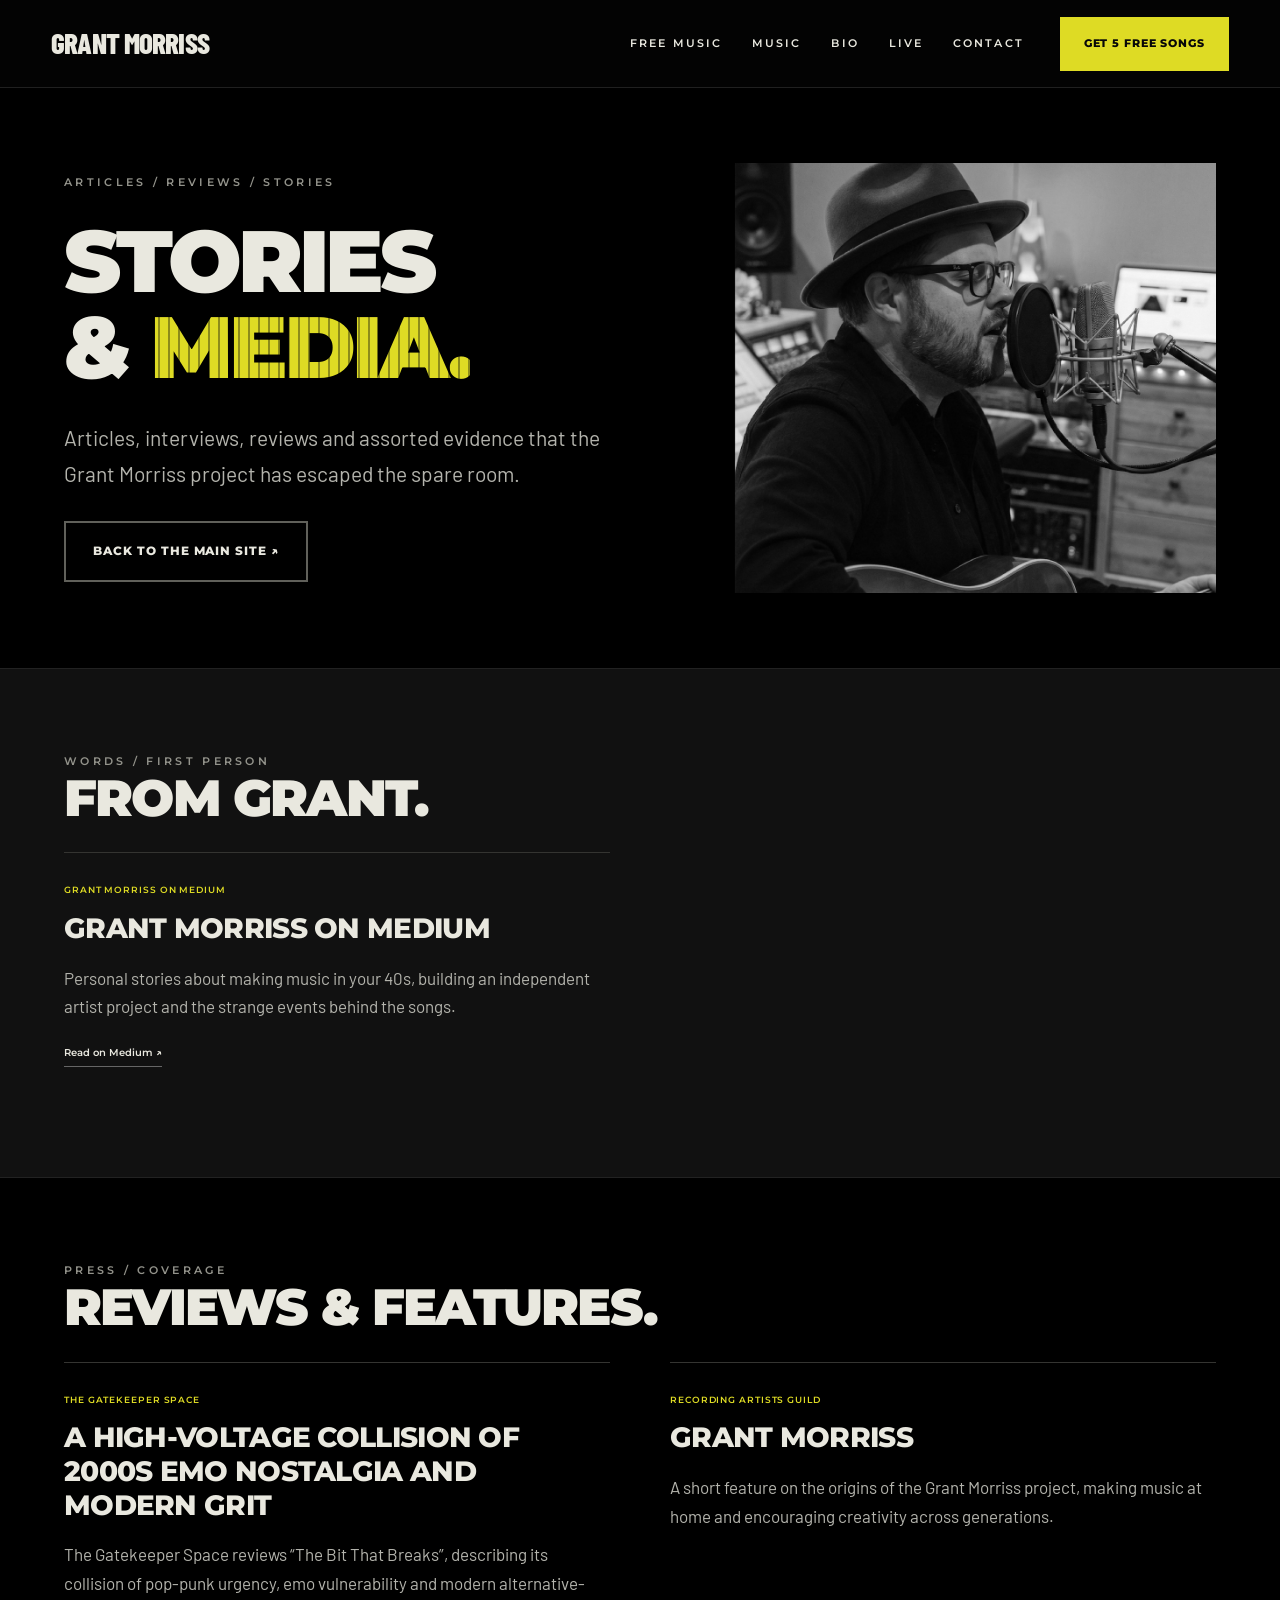
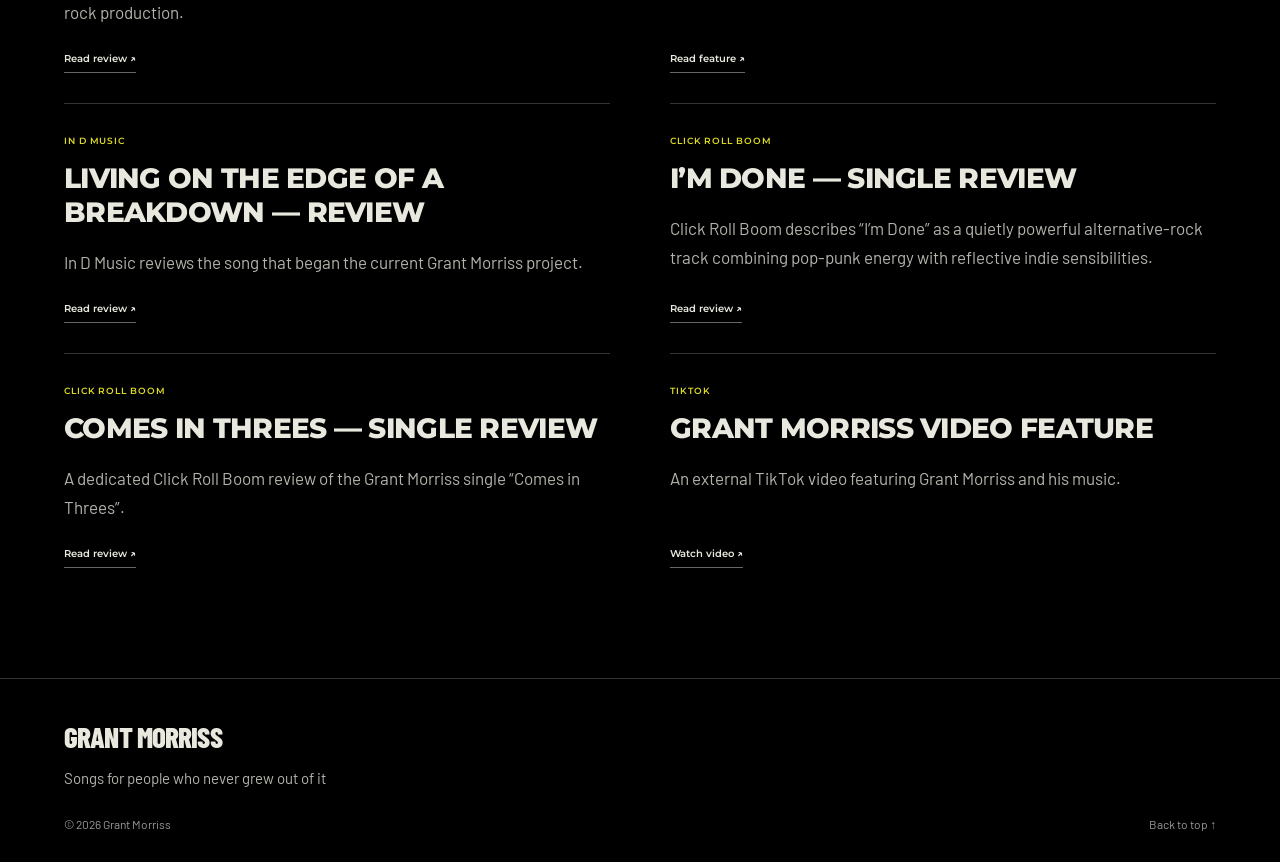
<file: stories-media/index.html>
<!doctype html>
<html lang="en">
<head>
  <meta charset="utf-8">
  <meta name="viewport" content="width=device-width, initial-scale=1">
  <meta name="theme-color" content="#111111">
  <meta name="description" content="Stories, articles, reviews and external media for Grant Morriss.">
  <title>Stories &amp; Media — Grant Morriss</title>
  <link rel="preconnect" href="https://fonts.googleapis.com">
  <link rel="preconnect" href="https://fonts.gstatic.com" crossorigin>
  <link href="https://fonts.googleapis.com/css2?family=Barlow+Condensed:wght@700;800;900&family=Montserrat:wght@600;700;800;900&family=Barlow:wght@400;500;600&display=swap" rel="stylesheet">
  <link rel="stylesheet" href="../home.css?v=2026111202">
</head>
<body class="media-page">
  <header class="topbar">
<a class="logo" href="../index.html#top">GRANT MORRISS<span>✦</span></a>
<nav aria-label="Main navigation"><a href="../index.html#join-the-list">Free music</a><a href="../index.html#releases">Music</a><a href="../index.html#about">Bio</a><a href="../index.html#live">Live</a><a href="../index.html#connect">Contact</a></nav>
<a class="header-cta" href="https://newmusic2027.kit.com/f4b998fed6" target="_blank" rel="noopener noreferrer">Get 5 free songs</a>
</header>

  <main id="top">
    <section class="media-hero" aria-labelledby="media-title">
      <div class="media-hero-copy"><p class="eyebrow">ARTICLES / REVIEWS / STORIES</p>
      <h1 id="media-title">Stories<br>&amp; <span>media.</span></h1>
      <p class="media-intro">Articles, interviews, reviews and assorted evidence that the Grant Morriss project has escaped the spare room.</p>
      <a class="button button-outline" href="../index.html">Back to the main site ↗</a></div>
      <img src="../assets/writing.jpg" alt="Grant Morriss writing and recording with an acoustic guitar" width="600" height="750">
    </section>

    <section class="section media-section media-section--grant" aria-labelledby="from-grant-title">
      <div class="media-section-head">
        <span class="eyebrow">WORDS / FIRST PERSON</span>
        <h2 id="from-grant-title">FROM GRANT.</h2>
      </div>
      <div class="stories-directory">
        <a class="media-card" href="https://medium.com/@grantmorrissmusic" target="_blank" rel="noopener noreferrer">
          <span class="media-kicker">Grant Morriss on Medium</span>
          <strong>Grant Morriss on Medium</strong>
          <p>Personal stories about making music in your 40s, building an independent artist project and the strange events behind the songs.</p>
          <em>Read on Medium <b>↗</b></em>
        </a>
      </div>
    </section>

    <section class="section media-section media-section--reviews" aria-labelledby="reviews-title">
      <div class="media-section-head">
        <span class="eyebrow">PRESS / COVERAGE</span>
        <h2 id="reviews-title">REVIEWS &amp; FEATURES.</h2>
      </div>
      <div class="stories-directory">
        <a class="media-card" href="https://thegatekeeperspace.com/a-high-voltage-collision-of-2000s-emo-nostalgia-and-modern-grit/" target="_blank" rel="noopener noreferrer">
          <span class="media-kicker">The Gatekeeper Space</span>
          <strong>A High-Voltage Collision of 2000s Emo Nostalgia and Modern Grit</strong>
          <p>The Gatekeeper Space reviews “The Bit That Breaks”, describing its collision of pop-punk urgency, emo vulnerability and modern alternative-rock production.</p>
          <em>Read review <b>↗</b></em>
        </a>
        <a class="media-card" href="https://www.ragtalent.com/post/grant-morriss" target="_blank" rel="noopener noreferrer">
          <span class="media-kicker">Recording Artists Guild</span>
          <strong>Grant Morriss</strong>
          <p>A short feature on the origins of the Grant Morriss project, making music at home and encouraging creativity across generations.</p>
          <em>Read feature <b>↗</b></em>
        </a>
        <a class="media-card" href="https://indmusic.net/blog/publicaciones/2346064/grant-morriss-living-on-the-edge-of-a-breakdown-2025-review" target="_blank" rel="noopener noreferrer">
          <span class="media-kicker">In D Music</span>
          <strong>Living on the Edge of a Breakdown — Review</strong>
          <p>In D Music reviews the song that began the current Grant Morriss project.</p>
          <em>Read review <b>↗</b></em>
        </a>
        <a class="media-card" href="https://www.clickrollboom.co.uk/news/l7cy9z52uqdx60p30zn5926v1obkjl" target="_blank" rel="noopener noreferrer">
          <span class="media-kicker">Click Roll Boom</span>
          <strong>I’m Done — Single Review</strong>
          <p>Click Roll Boom describes “I’m Done” as a quietly powerful alternative-rock track combining pop-punk energy with reflective indie sensibilities.</p>
          <em>Read review <b>↗</b></em>
        </a>
        <a class="media-card" href="https://www.clickrollboom.co.uk/news/single-review-grant-morriss-comes-in-threes" target="_blank" rel="noopener noreferrer">
          <span class="media-kicker">Click Roll Boom</span>
          <strong>Comes in Threes — Single Review</strong>
          <p>A dedicated Click Roll Boom review of the Grant Morriss single “Comes in Threes”.</p>
          <em>Read review <b>↗</b></em>
        </a>
        <a class="media-card" href="https://www.tiktok.com/@/video/7610959269281664263?_r=1&amp;_d=secCgYIASAHKAESPgo8IppLlxLaoStyHB19bYvqUUGxMpYXCoDHajF4r%2FnjhSIzIgYFpMfIXsgrRtVwTEc37kNiv7P%2BlR2TqvzXGgA%3D&amp;u_code=df5f2c8gf2hc4e&amp;share_item_id=7610959269281664263&amp;timestamp=1772079692&amp;utm_campaign=client_share&amp;utm_source=short_fallback&amp;share_app_id=1233" target="_blank" rel="noopener noreferrer">
          <span class="media-kicker">TikTok</span>
          <strong>Grant Morriss Video Feature</strong>
          <p>An external TikTok video featuring Grant Morriss and his music.</p>
          <em>Watch video <b>↗</b></em>
        </a>
      </div>
    </section>
  </main>

  <footer><a class="logo" href="../index.html#top">GRANT MORRISS<span>✦</span></a><p>Songs for people who never grew out of it</p><div class="footer-bottom"><span>© <b id="year">2026</b> Grant Morriss</span><a href="#top">Back to top ↑</a></div></footer>
  <script src="../script.js"></script>
</body>
</html>
</file>
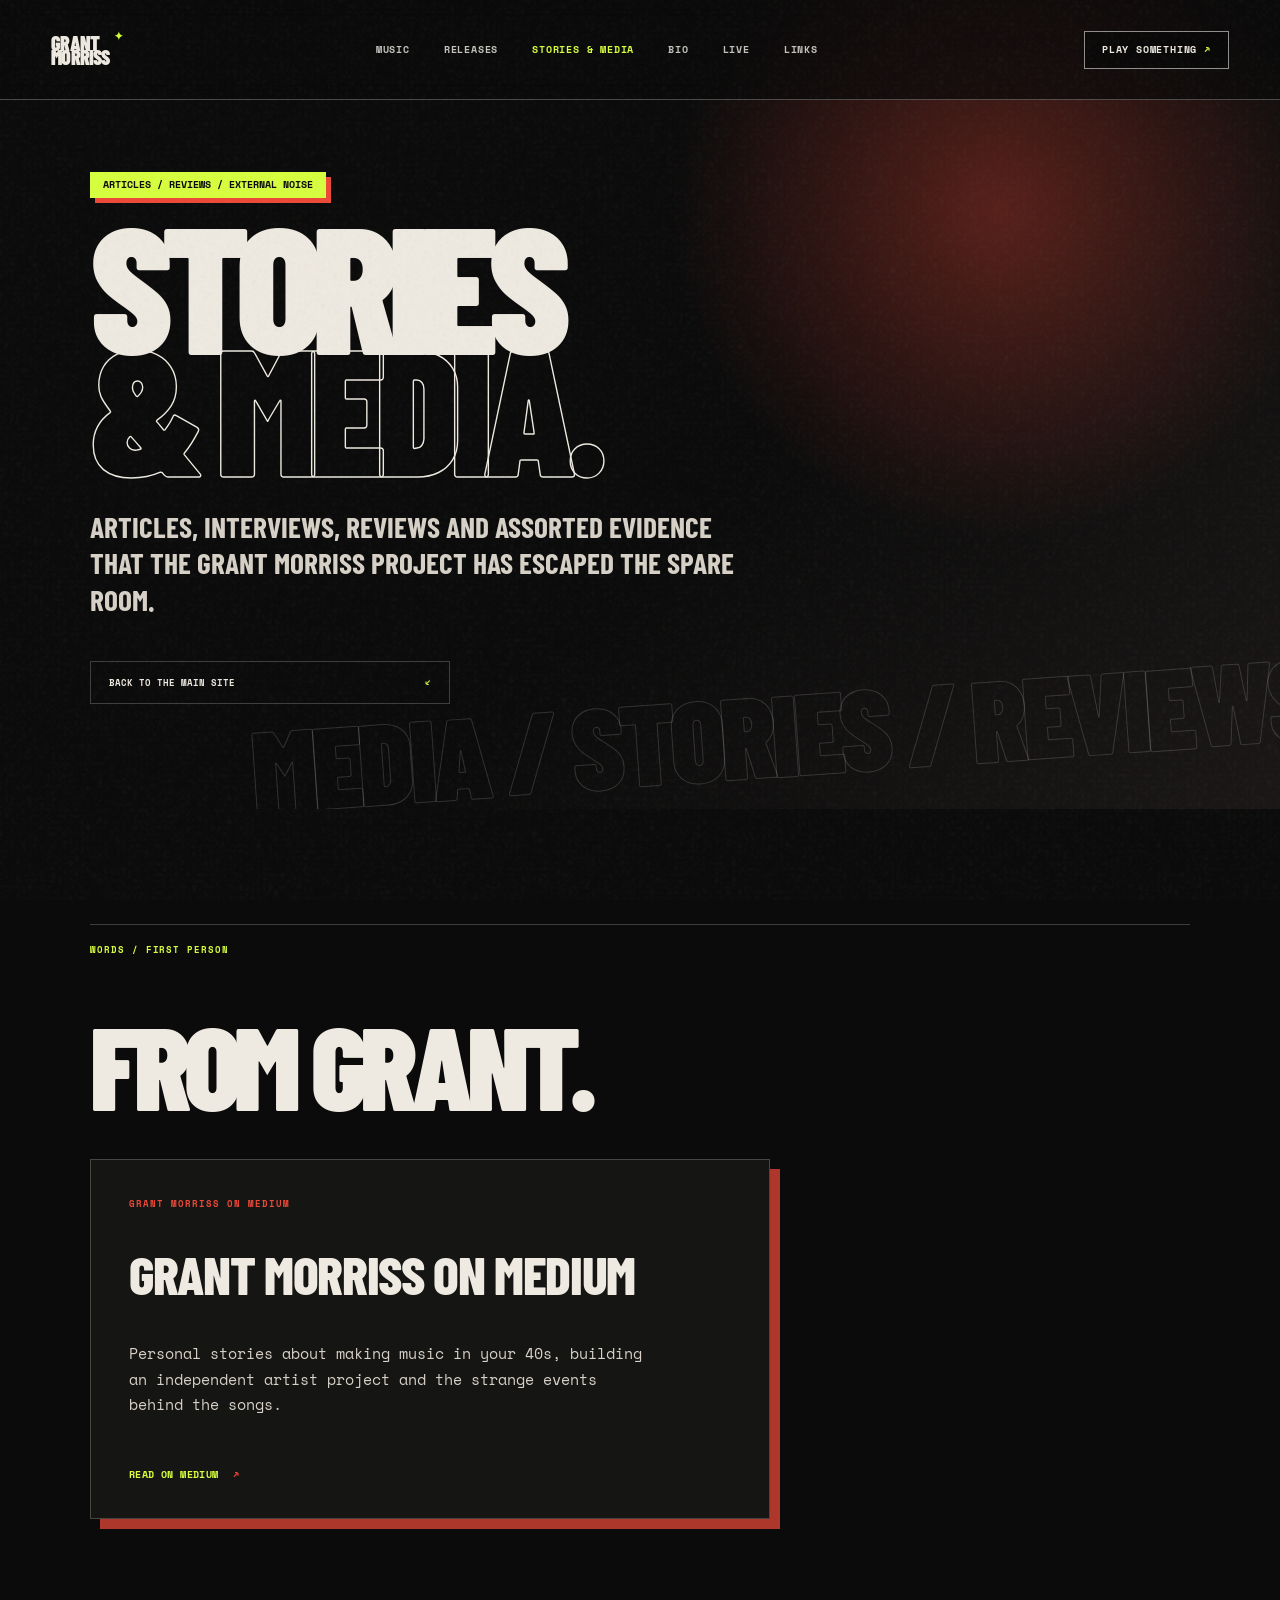
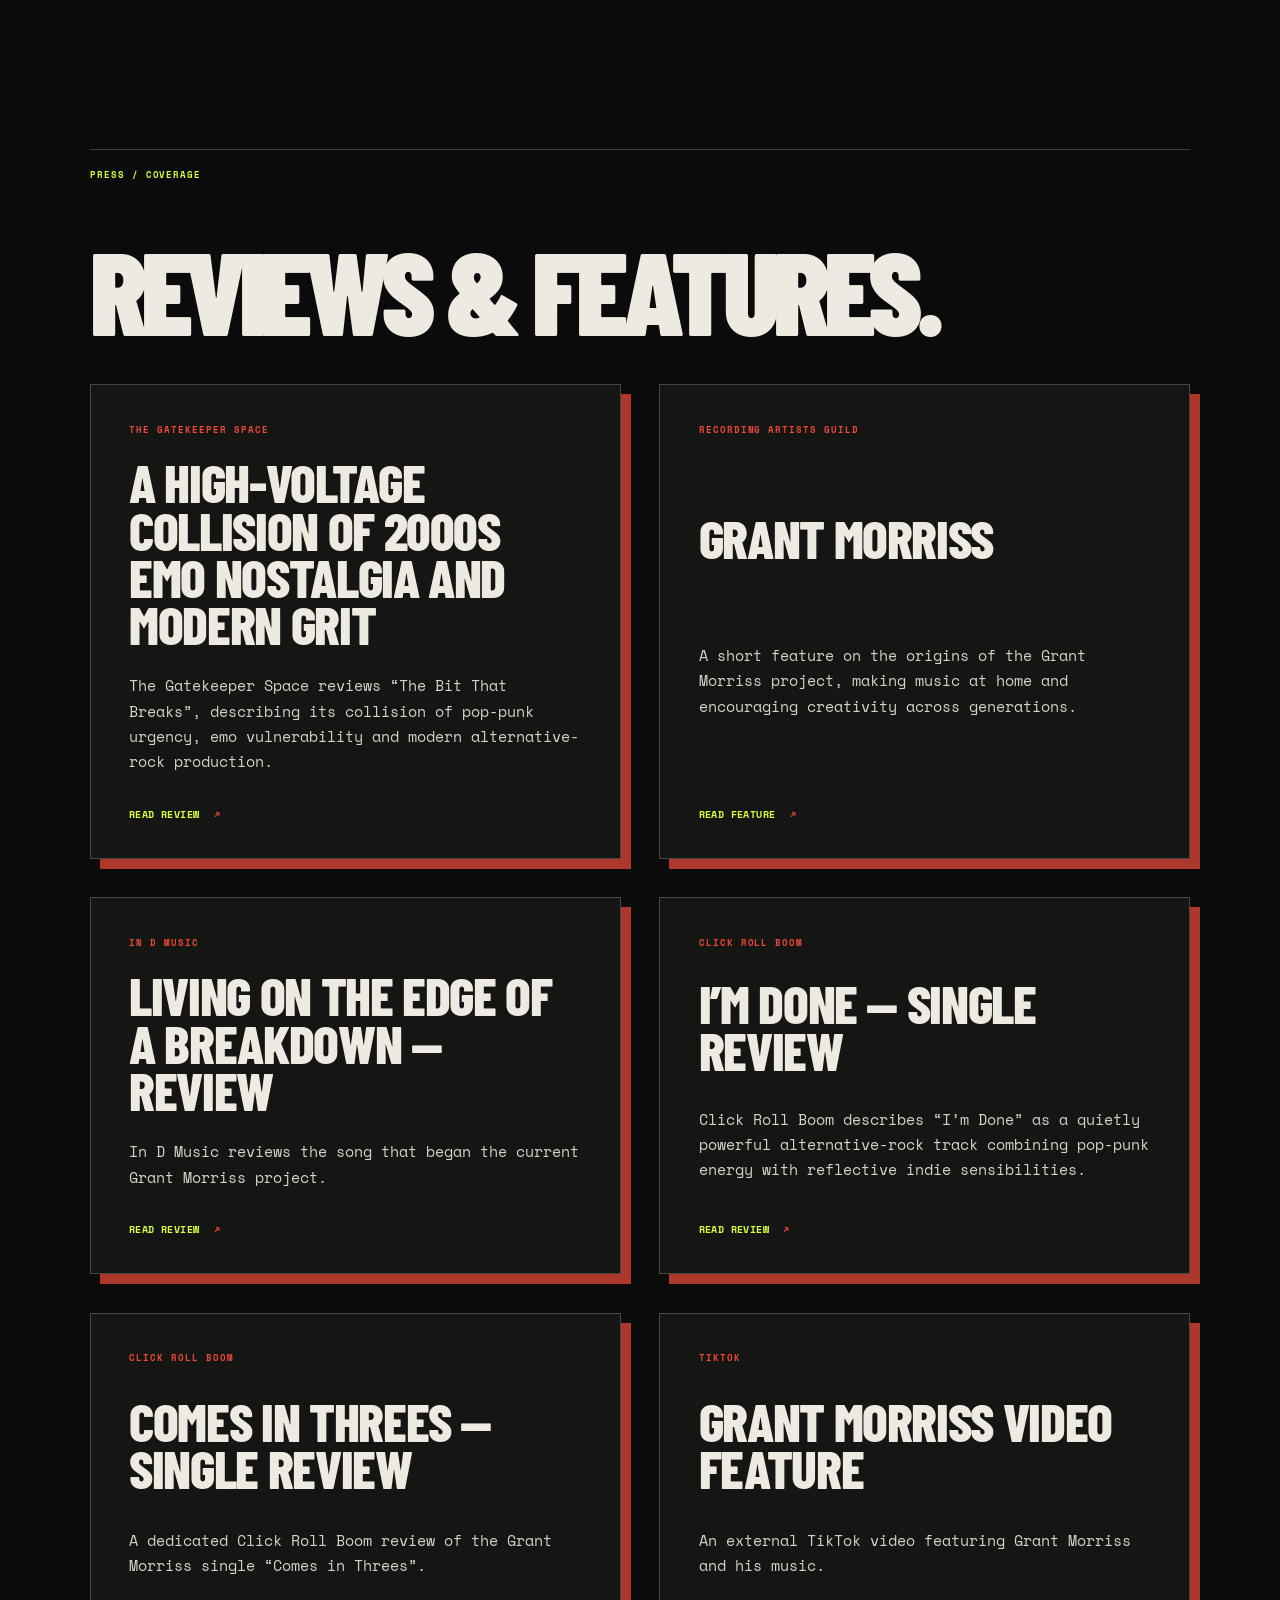
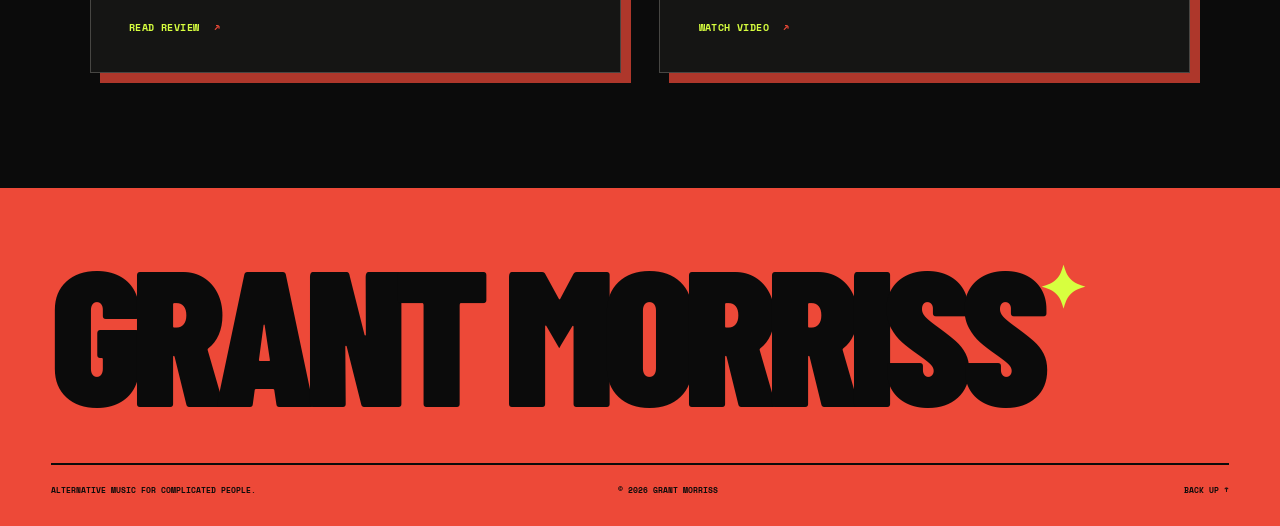
<file: grant-morriss-site 11/stories-media/index.html>
<!doctype html>
<html lang="en">
<head>
  <meta charset="utf-8">
  <meta name="viewport" content="width=device-width, initial-scale=1">
  <meta name="theme-color" content="#0b0b0b">
  <meta name="description" content="Stories, articles, reviews and external media for Grant Morriss.">
  <title>Stories &amp; Media — Grant Morriss</title>
  <link rel="preconnect" href="https://fonts.googleapis.com">
  <link rel="preconnect" href="https://fonts.gstatic.com" crossorigin>
  <link href="https://fonts.googleapis.com/css2?family=Barlow+Condensed:ital,wght@0,600;0,700;0,800;0,900;1,700&family=Space+Mono:wght@400;700&display=swap" rel="stylesheet">
  <link rel="stylesheet" href="../styles.css">
  <style>
    .media-page{background:#0b0b0b!important;color:#eeeae1!important}.media-hero{min-height:720px!important;padding:170px clamp(20px,7vw,108px) 105px!important;background:radial-gradient(circle at 78% 26%,rgba(237,73,56,.34),transparent 28%),linear-gradient(135deg,#0b0b0b 0%,#0b0b0b 58%,#1a1716 100%)!important;position:relative!important;overflow:hidden!important}.media-hero h1{font:900 clamp(88px,14vw,220px)/.68 'Barlow Condensed',Impact,sans-serif!important;letter-spacing:-.065em!important;text-transform:uppercase!important;margin:0!important}.media-hero h1 span{color:transparent!important;-webkit-text-stroke:1.4px #eeeae1!important}.media-intro{max-width:650px!important;font:700 clamp(22px,2.3vw,34px)/1.25 'Barlow Condensed',Impact,sans-serif!important;text-transform:uppercase!important;color:#d7d1c7!important;margin:42px 0 0!important}.media-section{background:#0b0b0b!important;color:#eeeae1!important;padding:clamp(78px,9vw,128px) clamp(20px,7vw,108px)!important}.media-section-head{display:grid!important;grid-template-columns:1fr minmax(260px,430px)!important;gap:30px!important;align-items:end!important;border-top:1px solid rgba(238,234,225,.23)!important;padding-top:20px!important}.media-section-head .section-no{color:#d7ff3f!important}.media-section-head h2{grid-column:1/-1!important;font:900 clamp(74px,9.2vw,150px)/.72 'Barlow Condensed',Impact,sans-serif!important;letter-spacing:-.06em!important;text-transform:uppercase!important;margin:38px 0 0!important}.media-card-grid{display:grid!important;grid-template-columns:repeat(2,minmax(0,1fr))!important;gap:clamp(22px,3vw,42px)!important;margin-top:52px!important}.media-card-grid--single{grid-template-columns:minmax(320px,680px)!important}.media-card{min-height:360px!important;display:flex!important;flex-direction:column!important;justify-content:space-between!important;padding:clamp(26px,3vw,40px)!important;background:#151514!important;color:#eeeae1!important;border:1px solid rgba(238,234,225,.23)!important;box-shadow:10px 10px 0 rgba(237,73,56,.72)!important;text-decoration:none!important}.media-kicker{display:block!important;font:700 9px/1.4 'Space Mono',monospace!important;text-transform:uppercase!important;letter-spacing:.11em!important;color:#ed4938!important;margin-bottom:22px!important}.media-card strong{display:block!important;font:800 clamp(38px,4.2vw,64px)/.88 'Barlow Condensed',Impact,sans-serif!important;letter-spacing:-.025em!important;text-transform:uppercase!important}.media-card p{font:400 clamp(13px,1.15vw,16px)/1.72 'Space Mono',monospace!important;color:#d8d1c7!important;margin:26px 0 35px!important;max-width:58ch!important}.media-card em{font:700 10px/1 'Space Mono',monospace!important;text-transform:uppercase!important;font-style:normal!important;letter-spacing:.04em!important;color:#d7ff3f!important}.media-card b{color:#ed4938!important;margin-left:8px!important}.media-card:hover,.media-card:focus-visible{background:#d7ff3f!important;color:#0b0b0b!important;border-color:#d7ff3f!important;outline:none!important;transform:translateY(-4px) rotate(-.8deg)!important}.media-card:hover p,.media-card:focus-visible p,.media-card:hover em,.media-card:focus-visible em,.media-card:hover .media-kicker,.media-card:focus-visible .media-kicker{color:#0b0b0b!important}@media(max-width:850px){.media-section-head{display:block!important}.media-card-grid{grid-template-columns:repeat(2,minmax(0,1fr))!important}.media-hero h1{font-size:22vw!important}}@media(max-width:520px){.media-hero,.media-section{padding-left:18px!important;padding-right:18px!important}.media-section-head h2{font-size:22vw!important}.media-card-grid{grid-template-columns:1fr!important;gap:20px!important;margin-top:42px!important}.media-card{min-height:295px!important;padding:21px!important}.media-card strong{font-size:34px!important}.media-card p{font-size:10px!important}.media-hero{padding-top:135px!important;min-height:620px!important}.media-hero h1{font-size:23vw!important}.media-intro{font-size:22px!important}}
  </style>
</head>
<body class="media-page">
  <div class="grain" aria-hidden="true"></div>
  <header class="topbar media-topbar">
    <a class="logo" href="../index.html#top" aria-label="Grant Morriss home">GRANT<br>MORRISS<span>✦</span></a>
    <nav aria-label="Main navigation">
      <a href="../index.html#music">Music</a>
      <a href="../index.html#releases">Releases</a>
      <a href="./" aria-current="page">Stories &amp; Media</a>
      <a href="../index.html#about">Bio</a>
      <a href="../index.html#live">Live</a>
      <a href="../index.html#connect">Links</a>
    </nav>
    <a class="listen-pill" href="https://open.spotify.com/artist/0jOU5Z8DKWBgvrc47bTJU6" target="_blank" rel="noopener noreferrer">Play something <span>↗</span></a>
  </header>

  <main id="top">
    <section class="media-hero" aria-labelledby="media-title">
      <p class="sticker reveal">Articles / Reviews / External Noise</p>
      <h1 id="media-title" class="reveal">STORIES<br><span>&amp; MEDIA.</span></h1>
      <p class="media-intro reveal">Articles, interviews, reviews and assorted evidence that the Grant Morriss project has escaped the spare room.</p>
      <a class="media-back reveal" href="../index.html">Back to the main site <span>↙</span></a>
    </section>

    <section class="media-section media-section--grant" aria-labelledby="from-grant-title">
      <div class="media-section-head reveal">
        <span class="section-no">WORDS / FIRST PERSON</span>
        <h2 id="from-grant-title">FROM GRANT.</h2>
      </div>
      <div class="media-card-grid media-card-grid--single">
        <a class="media-card reveal" href="https://medium.com/@grantmorrissmusic" target="_blank" rel="noopener noreferrer">
          <span class="media-kicker">Grant Morriss on Medium</span>
          <strong>Grant Morriss on Medium</strong>
          <p>Personal stories about making music in your 40s, building an independent artist project and the strange events behind the songs.</p>
          <em>Read on Medium <b>↗</b></em>
        </a>
      </div>
    </section>

    <section class="media-section media-section--reviews" aria-labelledby="reviews-title">
      <div class="media-section-head reveal">
        <span class="section-no">PRESS / COVERAGE</span>
        <h2 id="reviews-title">REVIEWS &amp; FEATURES.</h2>
      </div>
      <div class="media-card-grid">
        <a class="media-card reveal" href="https://thegatekeeperspace.com/a-high-voltage-collision-of-2000s-emo-nostalgia-and-modern-grit/" target="_blank" rel="noopener noreferrer">
          <span class="media-kicker">The Gatekeeper Space</span>
          <strong>A High-Voltage Collision of 2000s Emo Nostalgia and Modern Grit</strong>
          <p>The Gatekeeper Space reviews “The Bit That Breaks”, describing its collision of pop-punk urgency, emo vulnerability and modern alternative-rock production.</p>
          <em>Read review <b>↗</b></em>
        </a>
        <a class="media-card reveal" href="https://www.ragtalent.com/post/grant-morriss" target="_blank" rel="noopener noreferrer">
          <span class="media-kicker">Recording Artists Guild</span>
          <strong>Grant Morriss</strong>
          <p>A short feature on the origins of the Grant Morriss project, making music at home and encouraging creativity across generations.</p>
          <em>Read feature <b>↗</b></em>
        </a>
        <a class="media-card reveal" href="https://indmusic.net/blog/publicaciones/2346064/grant-morriss-living-on-the-edge-of-a-breakdown-2025-review" target="_blank" rel="noopener noreferrer">
          <span class="media-kicker">In D Music</span>
          <strong>Living on the Edge of a Breakdown — Review</strong>
          <p>In D Music reviews the song that began the current Grant Morriss project.</p>
          <em>Read review <b>↗</b></em>
        </a>
        <a class="media-card reveal" href="https://www.clickrollboom.co.uk/news/l7cy9z52uqdx60p30zn5926v1obkjl" target="_blank" rel="noopener noreferrer">
          <span class="media-kicker">Click Roll Boom</span>
          <strong>I’m Done — Single Review</strong>
          <p>Click Roll Boom describes “I’m Done” as a quietly powerful alternative-rock track combining pop-punk energy with reflective indie sensibilities.</p>
          <em>Read review <b>↗</b></em>
        </a>
        <a class="media-card reveal" href="https://www.clickrollboom.co.uk/news/single-review-grant-morriss-comes-in-threes" target="_blank" rel="noopener noreferrer">
          <span class="media-kicker">Click Roll Boom</span>
          <strong>Comes in Threes — Single Review</strong>
          <p>A dedicated Click Roll Boom review of the Grant Morriss single “Comes in Threes”.</p>
          <em>Read review <b>↗</b></em>
        </a>
        <a class="media-card reveal" href="https://www.tiktok.com/@/video/7610959269281664263?_r=1&amp;_d=secCgYIASAHKAESPgo8IppLlxLaoStyHB19bYvqUUGxMpYXCoDHajF4r%2FnjhSIzIgYFpMfIXsgrRtVwTEc37kNiv7P%2BlR2TqvzXGgA%3D&amp;u_code=df5f2c8gf2hc4e&amp;share_item_id=7610959269281664263&amp;timestamp=1772079692&amp;utm_campaign=client_share&amp;utm_source=short_fallback&amp;share_app_id=1233" target="_blank" rel="noopener noreferrer">
          <span class="media-kicker">TikTok</span>
          <strong>Grant Morriss Video Feature</strong>
          <p>An external TikTok video featuring Grant Morriss and his music.</p>
          <em>Watch video <b>↗</b></em>
        </a>
      </div>
    </section>
  </main>

  <footer>
    <p class="footer-name">GRANT MORRISS<span>✦</span></p>
    <div class="footer-bottom"><span>Alternative music for complicated people.</span><span>© <b id="year"></b> Grant Morriss</span><a href="#top">Back up ↑</a></div>
  </footer>
  <script src="../script.js"></script>
</body>
</html>
</file>
<file: home.css>
:root{--bg:#111;--ink:#e9e8df;--muted:#b3b3ac;--accent:#dedb24;--line:#343431;--display:'Montserrat',Arial,sans-serif;--body:'Barlow',Arial,sans-serif}
*{box-sizing:border-box}html{scroll-behavior:smooth;scroll-padding-top:28px}body{margin:0;background:var(--bg);color:var(--ink);font-family:var(--body);-webkit-font-smoothing:antialiased}a{color:inherit;text-decoration:none}img{display:block;max-width:100%;object-fit:cover}a:focus-visible,summary:focus-visible{outline:2px solid var(--accent);outline-offset:6px}a:hover{color:var(--accent)}h1,h2,h3,p{margin-top:0}.topbar{min-height:88px;padding:14px 4%;display:flex;align-items:center;gap:36px;background:#030303;border-bottom:1px solid #202020}.logo{font:800 29px/.9 'Barlow Condensed',Impact,sans-serif;letter-spacing:-.03em;white-space:nowrap}.logo span{display:none}.topbar nav{margin-left:auto;display:flex;gap:30px}.topbar nav a{font:600 11px/1.5 var(--display);text-transform:uppercase;letter-spacing:.19em}.header-cta,.button{display:inline-flex;align-items:center;justify-content:center;background:var(--accent);color:#080808;padding:20px 27px;min-height:54px;font:800 12px/1.4 var(--display);letter-spacing:.08em;text-transform:uppercase;border:2px solid var(--accent);text-align:center}.header-cta:hover,.button:hover{background:var(--ink);border-color:var(--ink);color:#080808}.header-cta{font-size:11px;padding:17px 22px;white-space:nowrap}.button-outline{background:transparent;color:var(--ink);border-color:#60605a}.button-outline:hover{background:var(--ink);color:#080808}.eyebrow{font:600 11px/1.6 var(--display);letter-spacing:.3em;text-transform:uppercase;color:#93938b;margin:0 0 28px}.hero{position:relative;isolation:isolate;min-height:780px;padding:85px 5% 65px;overflow:hidden;background:#000}.hero-photo{position:absolute;inset:0;width:100%;height:100%;object-position:65% 35%;filter:grayscale(1) brightness(.7);z-index:-3}.hero-shade{position:absolute;inset:0;z-index:-2;background:linear-gradient(90deg,rgba(0,0,0,.87),rgba(0,0,0,.42) 58%,rgba(0,0,0,.18)),linear-gradient(0deg,#000,transparent 40%)}.hero::after{content:"";position:absolute;inset:0;pointer-events:none;z-index:-1;background:repeating-linear-gradient(90deg,transparent 0 35px,rgba(0,0,0,.14) 36px 39px)}.hero-content{max-width:1050px}.hero .eyebrow{color:#b5b5ac;font-size:10px;letter-spacing:.2em}h1{font:900 clamp(46px,6.2vw,96px)/.98 var(--display);letter-spacing:-.045em;text-transform:uppercase;margin:0 0 30px}h1>span{color:var(--accent)}@supports(background-clip:text){h1>span{background:repeating-linear-gradient(90deg,var(--accent) 0 8px,#8c8b1a 8px 10px);background-clip:text;-webkit-background-clip:text;color:transparent}}
.hero-intro{font-size:20px;line-height:1.7;color:#c1c1b9;max-width:640px;margin-bottom:18px}.hero-signup>p{font-size:16px;color:var(--ink);margin-bottom:22px}.hero-actions{display:flex;gap:14px;flex-wrap:wrap}.hero-side{position:absolute;right:28px;top:30%;writing-mode:vertical-rl;font:700 10px var(--display);letter-spacing:.4em;color:var(--accent)}.hero-side span{color:#aaa;margin-top:30px}.signup-offer{display:grid;grid-template-columns:1fr 1fr;gap:6%;padding:100px 5%;align-items:center}.offer-art{position:relative}.offer-art:before{content:"";position:absolute;top:-14px;right:-14px;width:55%;border-top:3px dashed var(--accent)}.offer-art:after{content:"";position:absolute;bottom:-14px;left:-14px;height:40%;border-left:3px dashed #a83b3b}.offer-art img{width:100%;height:auto}.offer-copy h2,.about-layout h2{font:900 clamp(44px,5.3vw,82px)/.98 var(--display);letter-spacing:-.04em;text-transform:uppercase;margin-bottom:34px}.offer-intro{font-size:20px;line-height:1.75;color:var(--muted);max-width:630px}.offer-details{margin:30px 0}.offer-details>div{display:flex;justify-content:space-between;gap:25px;border-top:1px solid var(--line);padding:16px 0;align-items:center}.offer-details>div:last-child{border-bottom:1px solid var(--line)}dt{font:700 10px var(--display);letter-spacing:.17em;text-transform:uppercase;color:#93938b}dd{margin:0;font-size:15px;color:var(--muted);text-align:right}.section{padding:80px 5%;border-top:1px solid #222}.section h2{font:900 clamp(32px,4vw,60px)/1.05 var(--display);letter-spacing:-.035em;text-transform:uppercase;margin-bottom:28px}#about{background:#000;padding-block:100px}#about>.eyebrow{margin-bottom:30px}.about-layout{display:grid;grid-template-columns:1fr 1fr;gap:7%;align-items:center}.about-layout h2{font-size:clamp(44px,5.3vw,82px);line-height:.98}.about-layout>img{width:100%;height:650px;object-position:center;filter:grayscale(1)}.about-layout p,.prose p{font-size:19px;line-height:1.75;color:var(--muted);max-width:700px}.about-layout .lede{color:var(--ink)}blockquote{margin:24px 0;font-size:19px;color:var(--ink)}cite{display:block;font:600 9px var(--display);letter-spacing:.12em;text-transform:uppercase;color:#888;margin-top:12px}.about-layout .button{margin-top:12px}.section-heading{display:flex;align-items:end;justify-content:space-between;gap:24px;margin-bottom:30px}.section-heading h2{margin:0}.section-heading>p{color:var(--muted);font-size:18px;margin:0}.release-list{max-width:1200px}.release-card{display:grid;grid-template-columns:72px 32px 1fr auto;gap:24px;align-items:center;padding:18px 0;border-top:1px solid var(--line)}.release-card:last-child{border-bottom:1px solid var(--line)}.release-art,.release-art img{width:72px;height:72px}.release-art>span{display:none}.track-number{font:600 11px var(--display);color:#888}.release-meta>span{font:600 9px var(--display);letter-spacing:.13em;color:#909088;text-transform:uppercase}.release-meta h3{font:800 22px/1.2 var(--display);margin:7px 0 0;text-transform:uppercase;letter-spacing:-.025em}.track-play{font:700 10px var(--display);letter-spacing:.1em;text-transform:uppercase;color:var(--muted)}.text-link{display:inline-block;font:700 11px/1.8 var(--display);letter-spacing:.08em;text-transform:uppercase;border-bottom:1px solid #666;padding-bottom:5px}.catalogue{margin-top:26px}#live{background:#000}.prose{max-width:800px}.prose p:last-child{margin-bottom:0}.press-list{margin:32px 0}.media-card{display:grid;grid-template-columns:170px 1fr 130px;align-items:baseline;gap:24px;border-top:1px solid var(--line);padding:24px 0}.media-card:last-child{border-bottom:1px solid var(--line)}.media-kicker{font:600 9px/1.6 var(--display);letter-spacing:.1em;text-transform:uppercase;color:#999}.media-card strong{font:700 22px/1.3 var(--body)}.media-card p{display:none}.media-card em{font:600 10px/1.5 var(--display);font-style:normal;text-align:right}.playlist-note{border-left:2px solid var(--accent);padding:5px 0 5px 25px;margin-top:45px;max-width:800px}.playlist-note .eyebrow{margin-bottom:14px}.playlist-note>p:not(.eyebrow){font-size:19px;line-height:1.6}.playlist-note details{margin-top:24px}summary{cursor:pointer;font-size:14px;color:var(--muted)}.support-links{display:flex;flex-wrap:wrap;gap:18px;font-size:14px;margin-top:20px}.support-links a{border-bottom:1px solid var(--line)}#connect{background:#000}.links{display:grid;grid-template-columns:1fr 1fr;gap:0 60px}.links a{display:flex;align-items:center;gap:18px;border-bottom:1px solid var(--line);padding:22px 0}.links a>span{display:none}.links b{font:700 17px var(--display);text-transform:uppercase}.links i{font-size:14px;font-style:normal;color:var(--muted);margin-left:auto}.links strong{color:var(--accent);font-weight:400}.links a:first-child b{color:var(--accent)}footer{background:#000;padding:45px 5% 30px;border-top:1px solid var(--line)}footer>p{color:var(--muted);font-size:15px;margin:18px 0 30px}.footer-bottom{display:flex;justify-content:space-between;font-size:12px;color:#999}.footer-bottom b{font-weight:400}
@media(min-width:1800px){.hero{min-height:950px;padding-top:120px}.hero-content{max-width:1250px}h1{font-size:110px}}
@media(max-width:1050px){.topbar{gap:22px}.topbar nav{gap:18px}.topbar nav a{font-size:10px;letter-spacing:.1em}.logo{font-size:25px}.header-cta{padding:14px;font-size:10px}.hero{min-height:730px}.hero-intro{font-size:18px}.offer-intro,.about-layout p{font-size:18px}.about-layout>img{height:580px}}
.proof-strip{display:grid;grid-template-columns:repeat(3,1fr);border-top:1px solid #222;border-bottom:1px solid #222;background:#000}.proof-item{padding:34px 5%;border-left:1px solid #222;display:flex;flex-direction:column;gap:12px}.proof-item:first-child{border-left:0}.proof-item q,.proof-item strong{font:700 19px/1.4 var(--body);color:var(--ink)}.proof-item cite{margin:0;color:var(--accent)}.proof-item:hover q,.proof-item:hover strong{color:var(--accent)}.eyebrow-num{color:var(--accent)}.spotify-embed{margin-bottom:34px;max-width:1200px}.spotify-embed iframe{display:block;border:0;border-radius:12px}
@media(max-width:700px){.proof-strip{grid-template-columns:1fr}.proof-item{border-left:0;border-top:1px solid #222;padding:24px 6%}.proof-item:first-child{border-top:0}.proof-item q,.proof-item strong{font-size:17px}.topbar{flex-wrap:wrap;padding:18px 6%;gap:18px;justify-content:space-between}.logo{font-size:27px}.header-cta{font-size:9px;min-height:42px;padding:12px}.topbar nav{order:3;width:100%;margin:0;justify-content:space-between;gap:10px}.topbar nav a{font-size:9px;letter-spacing:.08em}.hero{padding:56px 6% 48px;min-height:0}.hero-photo{object-position:61% center}.hero-shade{background:linear-gradient(90deg,rgba(0,0,0,.85),rgba(0,0,0,.58)),linear-gradient(0deg,#000,transparent 60%)}.hero-content{width:100%}.hero .eyebrow{font-size:8px;letter-spacing:.1em;margin-bottom:24px}h1{font-size:clamp(35px,7.7vw,55px);line-height:1.05;letter-spacing:-.045em;margin-bottom:24px}.hero-intro{font-size:17px;line-height:1.65}.hero-signup>p{font-size:14px;line-height:1.6;max-width:280px}.hero-side{display:none}.hero-actions{gap:12px}.button{font-size:10px;min-height:50px;padding:16px 18px}.signup-offer{grid-template-columns:1fr;padding:65px 6%;gap:42px}.offer-art{max-width:480px}.offer-copy h2{font-size:52px;margin-bottom:25px}.eyebrow{font-size:9px;letter-spacing:.22em;margin-bottom:22px}.offer-intro{font-size:18px}.offer-details{margin:25px 0}dd{font-size:14px;max-width:190px}dt{font-size:9px}.section,#about{padding:55px 6%}.about-layout{grid-template-columns:1fr;gap:35px}.about-layout h2{font-size:52px}.about-layout>img{height:420px;object-position:center 40%}.about-layout p,.prose p{font-size:17px}.section h2{font-size:35px}.section-heading{display:block}.section-heading>p{margin-top:15px;font-size:16px}.release-card{grid-template-columns:56px 1fr auto;gap:14px}.release-art,.release-art img{width:56px;height:56px}.track-number{display:none}.release-meta h3{font-size:16px}.release-meta>span{font-size:8px;letter-spacing:.03em}.track-play{font-size:8px;letter-spacing:0}.media-card{grid-template-columns:1fr auto;gap:12px}.media-kicker{grid-column:1/-1}.media-card strong{font-size:19px}.media-card em{font-size:9px}.playlist-note{padding-left:20px}.playlist-note>p:not(.eyebrow){font-size:17px}.links{grid-template-columns:1fr}.links b{font-size:15px}.links i{font-size:12px}footer{padding:35px 6%}.footer-bottom{gap:16px;font-size:11px}}
@media(prefers-reduced-motion:reduce){html{scroll-behavior:auto}}

/* Photography through the lower half of the page. */
.section-photo{margin:0;min-width:0}
.section-photo img{width:100%;filter:grayscale(1);display:block}
.section-photo figcaption{font:600 9px/1.6 var(--display);letter-spacing:.14em;text-transform:uppercase;color:#93938b;padding-top:16px}
.music-photo-layout{display:grid;grid-template-columns:minmax(0,1.1fr) minmax(0,1fr);gap:6%;align-items:start}
.studio-photo img{height:auto;aspect-ratio:1;object-fit:cover;object-position:center}
.music-list-column .release-card{grid-template-columns:64px 1fr auto;gap:18px}
.music-list-column .track-number{display:none}
.music-list-column .release-art,.music-list-column .release-art img{width:64px;height:64px}
.music-list-column .release-meta h3{font-size:19px}
.live-photo-layout{display:grid;grid-template-columns:minmax(0,1fr) minmax(0,1fr);gap:7%;align-items:center}
.live-photo img{height:auto;aspect-ratio:5/4;object-fit:cover;object-position:50% 57%}
.live-copy h2{max-width:560px}
.stories-photo-layout{display:grid;grid-template-columns:minmax(0,1.6fr) minmax(0,.85fr);gap:6%;align-items:start}
.stories-copy .press-list{margin-top:0}
.stories-copy .media-card{grid-template-columns:1fr auto;gap:12px 20px}
.stories-copy .media-kicker{grid-column:1/-1}
.street-photo img{height:auto;aspect-ratio:3/4;object-fit:cover;object-position:center 38%}
@media(max-width:900px){.music-photo-layout{grid-template-columns:1fr;gap:36px}.studio-photo img{aspect-ratio:16/9;object-position:center 45%}.live-photo-layout{gap:5%}.stories-photo-layout{grid-template-columns:minmax(0,1.4fr) minmax(0,1fr);gap:5%}}
@media(max-width:700px){.live-photo-layout,.stories-photo-layout{grid-template-columns:1fr;gap:32px}.live-photo img{aspect-ratio:4/5;object-position:center}.live-copy{grid-row:1}.street-photo{margin-top:4px}.street-photo img{aspect-ratio:4/3;object-position:center 42%}.music-list-column .release-card{grid-template-columns:56px 1fr auto;gap:14px}.music-list-column .release-art,.music-list-column .release-art img{width:56px;height:56px}.music-list-column .release-meta h3{font-size:16px}.section-photo figcaption{font-size:8px;letter-spacing:.1em;padding-top:12px}}

/* Stories & Media shares the homepage's visual system. */
.media-page .media-hero{display:grid;grid-template-columns:minmax(0,1.2fr) minmax(0,1fr);gap:8%;align-items:center;padding:75px 5%;background:#000}
.media-page .media-hero h1{font-size:clamp(48px,6.8vw,100px)}
.media-page .media-intro{font-size:21px;line-height:1.7;color:var(--muted);max-width:610px;margin-bottom:30px}
.media-page .media-hero>img{width:100%;height:430px;object-position:center 35%;filter:grayscale(1)}
.media-page .media-section-head h2{max-width:950px}
.stories-directory{display:grid;grid-template-columns:repeat(2,minmax(0,1fr));gap:0 60px}
.stories-directory .media-card{display:flex;flex-direction:column;align-items:start;gap:0;padding:30px 0;border-top:1px solid var(--line);border-bottom:0;min-width:0}
.stories-directory .media-kicker{color:var(--accent);margin-bottom:14px}
.stories-directory .media-card strong{font:800 clamp(22px,2.2vw,31px)/1.2 var(--display);letter-spacing:-.025em;text-transform:uppercase}
.stories-directory .media-card p{display:block;font:400 17px/1.7 var(--body);color:var(--muted);margin:18px 0 24px;max-width:62ch}
.stories-directory .media-card em{margin-top:auto;text-align:left;border-bottom:1px solid #666;padding-bottom:6px}
.media-section--grant{background:#111}
.media-section--reviews{background:#000}
@media(max-width:700px){.media-page .media-hero{grid-template-columns:1fr;gap:35px;padding:45px 6%}.media-page .media-hero h1{font-size:clamp(42px,11vw,70px);overflow-wrap:normal}.media-page .media-intro{font-size:18px}.media-page .media-hero>img{height:300px}.stories-directory{grid-template-columns:1fr}.stories-directory .media-card strong{font-size:23px}.stories-directory .media-card p{font-size:16px}.media-page .media-section-head h2{font-size:30px}}
</file>
<file: grant-morriss-site 11/styles.css>
:root{--black:#0b0b0b;--off:#eeeae1;--acid:#d7ff3f;--red:#ed4938;--grey:#99958c;--line:rgba(238,234,225,.23);--cond:'Barlow Condensed',Impact,sans-serif;--mono:'Space Mono',monospace}
*{box-sizing:border-box}html{scroll-behavior:smooth;background:var(--black)}body{margin:0;background:var(--black);color:var(--off);font-family:var(--mono);overflow-x:hidden}a{color:inherit;text-decoration:none}img{display:block;width:100%;height:100%;object-fit:cover}.grain{position:fixed;inset:0;z-index:100;pointer-events:none;opacity:.055;background-image:url("data:image/svg+xml,%3Csvg viewBox='0 0 180 180' xmlns='http://www.w3.org/2000/svg'%3E%3Cfilter id='n'%3E%3CfeTurbulence baseFrequency='.85' numOctaves='3' stitchTiles='stitch'/%3E%3C/filter%3E%3Crect width='100%25' height='100%25' filter='url(%23n)'/%3E%3C/svg%3E")}
.topbar{position:absolute;z-index:10;top:0;left:0;width:100%;height:100px;padding:0 clamp(20px,4vw,64px);display:flex;align-items:center;justify-content:space-between;border-bottom:1px solid rgba(255,255,255,.26)}.logo{font:900 20px/.7 var(--cond);letter-spacing:-.04em;position:relative}.logo span{color:var(--acid);font-size:11px;position:absolute;right:-13px;top:-4px}.topbar nav{display:flex;gap:34px}.topbar nav a,.listen-pill{font:700 10px/1 var(--mono);text-transform:uppercase;letter-spacing:.08em}.topbar nav a{color:#c5c3bd}.topbar nav a:hover{color:var(--acid)}.listen-pill{border:1px solid rgba(255,255,255,.55);padding:13px 17px;background:rgba(5,5,5,.25);backdrop-filter:blur(8px)}.listen-pill span{color:var(--acid)}
.hero{height:max(780px,100svh);position:relative;overflow:hidden}.hero>img{filter:contrast(1.08);object-position:center 35%}.hero-shade{position:absolute;inset:0;background:linear-gradient(90deg,rgba(4,4,4,.96) 0%,rgba(5,5,5,.72) 34%,rgba(0,0,0,.08) 69%),linear-gradient(0deg,rgba(3,3,3,.72),transparent 32%)}.hero-copy{position:absolute;z-index:2;left:clamp(20px,7vw,108px);right:clamp(20px,7vw,108px);top:50%;transform:translateY(-40%)}.sticker{display:inline-block;background:var(--acid);color:var(--black);padding:8px 13px;margin:0 0 25px;transform:rotate(-2deg);font:700 10px/1 var(--mono);text-transform:uppercase;box-shadow:5px 5px 0 var(--red)}.hero h1{font:900 clamp(90px,16vw,240px)/.67 var(--cond);letter-spacing:-.065em;text-transform:uppercase;margin:0}.hero h1 span{display:block}.hero h1 span:nth-child(2){-webkit-text-stroke:1.5px var(--off);color:transparent;margin-left:8vw}.hero-line{display:flex;align-items:center;gap:50px;margin:60px 0 0 9vw}.hero-line p{font:400 12px/1.7 var(--mono);color:#d0cdc5;text-transform:uppercase;letter-spacing:.05em;margin:0}.hero-line a{background:var(--red);padding:15px 20px;font:700 10px/1 var(--mono);text-transform:uppercase;transform:rotate(1deg);box-shadow:6px 6px 0 var(--off);transition:.2s}.hero-line a:hover{transform:rotate(-2deg) translateY(-3px)}.hero-line b{margin-left:15px}.issue-mark{position:absolute;z-index:2;right:26px;bottom:28px;font:400 8px/1 var(--mono);letter-spacing:.14em;writing-mode:vertical-rl}.tape{position:absolute;z-index:3;background:rgba(225,219,194,.46);width:110px;height:28px;mix-blend-mode:screen}.tape-one{top:42%;left:-26px;transform:rotate(86deg)}.tape-two{right:6%;bottom:7%;transform:rotate(-13deg)}
.marquee{overflow:hidden;background:var(--acid);color:var(--black);border-block:4px solid var(--black);transform:rotate(-.7deg);width:102%;margin-left:-1%;position:relative;z-index:4}.marquee>div{display:flex;align-items:center;gap:26px;width:max-content;padding:14px 0;animation:scroll 26s linear infinite;font:900 24px/1 var(--cond);letter-spacing:.02em}.marquee i{font-style:normal;color:var(--red)}@keyframes scroll{to{transform:translateX(-50%)}}
.intro-grid{padding:clamp(100px,11vw,170px) clamp(20px,6vw,90px);display:grid;grid-template-columns:.7fr 1.25fr .65fr;gap:clamp(20px,4vw,65px);align-items:center;background:var(--off);color:var(--black);position:relative}.intro-grid::after{content:"";position:absolute;left:0;right:0;top:45%;height:8px;background:var(--red);z-index:0;transform:rotate(-1deg)}.intro-grid>*{position:relative;z-index:1}.intro-grid figure{margin:0;background:var(--black);padding:8px;box-shadow:12px 12px 0 rgba(11,11,11,.17)}.intro-one{transform:rotate(-3deg)}.intro-two{transform:rotate(3deg)}.intro-grid figure img{height:clamp(390px,48vw,690px)}.intro-grid figcaption{color:var(--off);padding:10px 4px 3px;text-transform:uppercase;font-size:8px;letter-spacing:.12em}.section-no{font:700 9px/1 var(--mono);text-transform:uppercase;letter-spacing:.11em}.intro-copy{background:var(--off);padding:40px 20px}.intro-copy .section-no{color:var(--red)}.intro-copy blockquote{font:800 clamp(38px,5.3vw,82px)/.96 var(--cond);letter-spacing:-.035em;text-transform:uppercase;margin:30px 0 0}
.music{padding:clamp(100px,12vw,180px) clamp(20px,7vw,108px);background:var(--black)}.section-head{display:flex;justify-content:space-between;align-items:flex-start;border-top:1px solid var(--line);padding-top:22px}.section-head .section-no{color:var(--acid)}.section-head h2,.about h2,.connect h2{font:900 clamp(74px,11vw,170px)/.72 var(--cond);letter-spacing:-.055em;text-transform:uppercase;margin:0;text-align:right}.section-head h2 em{font-style:normal;color:transparent;-webkit-text-stroke:1.5px var(--off)}.music-layout{display:grid;grid-template-columns:1fr 1fr;gap:clamp(35px,7vw,115px);align-items:center;margin-top:90px}.spotify-wrap{background:#20201f;padding:15px;border:1px solid #474643;box-shadow:15px 15px 0 var(--red);transform:rotate(-1deg)}.player-top{display:flex;justify-content:space-between;padding:7px 4px 15px;font-size:8px;color:var(--grey)}.spotify-wrap iframe{display:block}.spotify-wrap>a{display:flex;justify-content:space-between;background:var(--acid);color:var(--black);padding:15px;margin-top:12px;font:700 10px/1 var(--mono);text-transform:uppercase}.studio-card{margin:0;position:relative;transform:rotate(2deg)}.studio-card::before{content:"";position:absolute;inset:-12px;border:1px solid var(--line)}.studio-card img{height:clamp(380px,45vw,620px);filter:contrast(1.08)}.studio-card figcaption{position:absolute;left:-24px;bottom:30px;background:var(--off);color:var(--black);padding:12px 15px;font:700 9px/1 var(--mono);text-transform:uppercase;transform:rotate(-3deg)}
.releases{padding:clamp(100px,12vw,175px) clamp(20px,7vw,108px);background:var(--off);color:var(--black);overflow:hidden}.releases-head{display:grid;grid-template-columns:1fr auto;align-items:end;border-top:2px solid var(--black);padding-top:20px}.releases-head .section-no{color:var(--red)}.releases-head h2{grid-column:1/-1;font:900 clamp(82px,13vw,200px)/.72 var(--cond);letter-spacing:-.06em;text-transform:uppercase;margin:55px 0 22px}.releases-head p{grid-column:2;margin:0;font:400 10px/1.6 var(--mono);text-transform:uppercase}.release-grid{display:grid;grid-template-columns:repeat(3,1fr);gap:clamp(28px,4vw,64px) clamp(16px,2.6vw,42px);margin-top:75px}.release-card{display:block}.release-card:nth-child(3n+2){transform:translateY(46px)}.release-art{aspect-ratio:1;position:relative;background:var(--black);box-shadow:9px 9px 0 rgba(11,11,11,.16);overflow:hidden}.release-art img{transition:transform .45s cubic-bezier(.2,.7,.2,1),filter .45s}.release-art span{position:absolute;right:12px;top:12px;width:34px;height:34px;background:var(--acid);display:grid;place-items:center;font-weight:700;transform:translateY(-55px);transition:transform .25s}.release-card:hover .release-art img{transform:scale(1.035);filter:contrast(1.1)}.release-card:hover .release-art span{transform:none}.release-meta{padding:18px 4px}.release-meta>span{font:700 8px/1.3 var(--mono);text-transform:uppercase;color:#77736b}.release-meta h3{font:800 clamp(25px,2.5vw,40px)/.92 var(--cond);text-transform:uppercase;letter-spacing:-.025em;margin:10px 0 0}.all-releases{display:flex;justify-content:space-between;width:min(360px,100%);border:2px solid var(--black);padding:15px 18px;margin:120px 0 0 auto;font:700 9px/1 var(--mono);text-transform:uppercase;transition:.2s}.all-releases:hover{background:var(--black);color:var(--acid)}
.live{min-height:920px;height:100svh;position:relative;overflow:hidden}.live>img{object-position:center 44%}.live-overlay{position:absolute;inset:0;background:linear-gradient(90deg,rgba(0,0,0,.7),transparent 55%),linear-gradient(0deg,rgba(0,0,0,.7),transparent 50%)}.live-title{position:absolute;left:clamp(20px,6vw,90px);top:10%;background:var(--acid);color:var(--black);padding:10px 13px;transform:rotate(-2deg)}.live-title span{font:700 9px/1 var(--mono)}.live-caption{position:absolute;left:clamp(20px,6vw,90px);bottom:7%;font:700 10px/1.7 var(--mono);text-transform:uppercase;border-left:5px solid var(--red);padding-left:17px}
.tour-dates{padding:clamp(100px,11vw,165px) clamp(20px,7vw,108px);background:var(--black);color:var(--off)}.tour-head{display:grid;grid-template-columns:1fr auto;align-items:end;border-top:1px solid var(--line);padding-top:20px}.tour-head .section-no{color:var(--acid)}.tour-head h2{grid-column:1/-1;font:900 clamp(78px,12vw,185px)/.72 var(--cond);letter-spacing:-.06em;text-transform:uppercase;margin:55px 0 20px}.tour-head p{grid-column:2;margin:0;font:400 9px/1.6 var(--mono);text-transform:uppercase;color:var(--grey)}.tour-list{margin-top:70px;border-top:1px solid var(--line)}.tour-row{display:grid;grid-template-columns:130px 1fr 90px 110px;align-items:center;gap:28px;border-bottom:1px solid var(--line);padding:22px 12px;transition:.22s}.tour-row:hover{background:var(--acid);color:var(--black);padding-left:24px;padding-right:24px}.tour-row time{display:flex;align-items:center;gap:12px}.tour-row time b{font:900 46px/.8 var(--cond)}.tour-row time span,.tour-time,.tour-link{font:700 8px/1.35 var(--mono);text-transform:uppercase;letter-spacing:.06em}.tour-place{display:flex;align-items:baseline;gap:24px}.tour-place strong{font:800 clamp(28px,3.4vw,52px)/.9 var(--cond);text-transform:uppercase}.tour-place span{font:400 9px/1.4 var(--mono);text-transform:uppercase;color:var(--grey)}.tour-link{text-align:right;color:var(--acid)}.tour-row:hover .tour-link,.tour-row:hover .tour-place span{color:var(--black)}.tour-all{display:flex;justify-content:space-between;width:min(390px,100%);border:1px solid var(--line);padding:16px 18px;margin:50px 0 0 auto;font:700 9px/1 var(--mono);text-transform:uppercase}.tour-all span{color:var(--acid)}.tour-all:hover{border-color:var(--acid)}
.about{padding:clamp(110px,13vw,190px) clamp(20px,7vw,108px);display:grid;grid-template-columns:1fr 1fr;gap:clamp(65px,10vw,160px);background:var(--off);color:var(--black);align-items:center}.about-collage{height:min(800px,75vw);position:relative}.about-main{width:72%;height:78%;margin:0 0 0 auto;box-shadow:18px 18px 0 var(--black)}.about-small{position:absolute;width:50%;height:42%;bottom:0;left:0;border:8px solid var(--off);transform:rotate(-4deg);box-shadow:9px 9px 0 var(--red)}.paste-label{position:absolute;right:-18px;top:8%;background:var(--acid);padding:12px 18px;font:700 11px/1.25 var(--mono);transform:rotate(5deg);box-shadow:5px 5px 0 var(--black)}.about-copy .section-no{color:var(--red)}.about h2{font-size:clamp(74px,9.5vw,145px);text-align:left;margin:30px 0 50px}.about-copy p{font:400 13px/1.85 var(--mono);color:#4b4944;max-width:640px}.about-copy .lede{font:700 clamp(20px,2vw,29px)/1.45 var(--cond);text-transform:uppercase;color:var(--black)}.press-note{border-top:2px solid var(--black);margin-top:42px;padding-top:22px;display:flex;justify-content:space-between;gap:20px}.press-note q{font:700 italic clamp(22px,2.4vw,36px)/1.2 var(--cond)}.press-note span{font-size:8px;color:var(--red);padding-top:7px}
.visual-break{height:80svh;min-height:650px;position:relative;overflow:hidden;background:#040606}.visual-break img{object-position:center 42%;filter:contrast(1.12) saturate(.85)}.visual-break::after{content:"";position:absolute;inset:0;background:linear-gradient(90deg,rgba(0,0,0,.15),rgba(0,0,0,.76))}.visual-break p{position:absolute;z-index:2;right:6%;top:50%;transform:translateY(-50%) rotate(-2deg);font:900 clamp(56px,8vw,126px)/.77 var(--cond);letter-spacing:-.05em;text-align:right;margin:0}.visual-break p span{color:var(--acid)}
.radar{padding:clamp(100px,12vw,175px) clamp(20px,7vw,108px);background:var(--off);color:var(--black);overflow:hidden;position:relative}.radar::before{content:"RADAR";position:absolute;right:-2vw;top:42px;font:900 clamp(92px,17vw,260px)/.7 var(--cond);letter-spacing:-.065em;color:rgba(11,11,11,.055);transform:rotate(-3deg);pointer-events:none}.radar-head{display:grid;grid-template-columns:1fr minmax(240px,430px);gap:30px;align-items:end;border-top:2px solid var(--black);padding-top:20px;position:relative;z-index:1}.radar-head .section-no{color:var(--red)}.radar-head h2{grid-column:1/-1;font:900 clamp(82px,12vw,190px)/.72 var(--cond);letter-spacing:-.06em;text-transform:uppercase;margin:45px 0 0}.radar-head h2 em{font-style:normal;color:transparent;-webkit-text-stroke:1.5px var(--black)}.radar-head p{grid-column:2;margin:0;font:700 11px/1.55 var(--mono);text-transform:uppercase;color:#4b4944}.radar-layout{display:grid;grid-template-columns:1.15fr .85fr;gap:clamp(40px,7vw,105px);align-items:center;margin-top:78px;position:relative;z-index:1}.radar-collage{display:grid;grid-template-columns:1fr 1fr;gap:15px;align-items:start}.radar-collage figure{margin:0;background:var(--black);padding:7px;box-shadow:10px 10px 0 rgba(11,11,11,.16);aspect-ratio:1;overflow:hidden}.radar-collage figure:nth-child(1){grid-column:1/-1;aspect-ratio:16/11;transform:rotate(-1.2deg)}.radar-collage figure:nth-child(2){transform:rotate(1.5deg) translateY(12px)}.radar-collage figure:nth-child(3){transform:rotate(-2deg)}.radar-collage figure:nth-child(4){transform:rotate(1deg) translateY(10px)}.radar-collage figure:nth-child(5){transform:rotate(-1.4deg)}.radar-collage img{filter:contrast(1.03) saturate(.92)}.radar-copy{background:var(--black);color:var(--off);padding:clamp(28px,4vw,52px);box-shadow:14px 14px 0 var(--red);transform:rotate(1deg)}.radar-kicker{display:inline-block;background:var(--acid);color:var(--black);font:700 9px/1 var(--mono);text-transform:uppercase;letter-spacing:.09em;padding:10px 12px;margin:0 0 28px;transform:rotate(-2deg)}.radar-copy h3{font:900 clamp(54px,5.8vw,96px)/.76 var(--cond);letter-spacing:-.055em;text-transform:uppercase;margin:0 0 32px}.radar-copy p:not(.radar-kicker){font:400 12px/1.75 var(--mono);color:#d1cbc1}.radar-actions{display:grid;gap:10px;margin-top:34px}.radar-actions a,.creator-links a{display:flex;justify-content:space-between;gap:18px;align-items:center;border:1px solid var(--line);padding:15px 16px;font:700 9px/1.2 var(--mono);text-transform:uppercase;transition:.2s}.radar-actions a:hover,.radar-actions a:focus-visible,.creator-links a:hover,.creator-links a:focus-visible{background:var(--acid);color:var(--black);border-color:var(--acid);outline:none;transform:translateX(5px)}.radar-actions span,.creator-links b{color:var(--acid)}.radar-actions a:hover span,.creator-links a:hover b,.radar-actions a:focus-visible span,.creator-links a:focus-visible b{color:var(--red)}.radar-actions .radar-primary{background:var(--red);border-color:var(--red);color:var(--black);font-size:10px}.creator-links{margin-top:28px;border-top:1px solid var(--line);padding-top:20px;display:grid;gap:10px}.creator-links>span{font:700 8px/1 var(--mono);text-transform:uppercase;letter-spacing:.1em;color:var(--grey);margin-bottom:4px}
.connect{padding:clamp(110px,13vw,190px) clamp(20px,7vw,108px);background:var(--black)}.connect{display:grid;grid-template-columns:.75fr 1.25fr;gap:clamp(50px,8vw,120px)}.connect-title{position:sticky;top:50px;align-self:start}.connect-title .section-no{color:var(--acid)}.connect h2{text-align:left;font-size:clamp(75px,9vw,138px);margin-top:32px}.links{border-top:1px solid var(--line)}.links a{display:grid;grid-template-columns:45px 1fr 100px 30px;align-items:center;border-bottom:1px solid var(--line);padding:23px 8px;transition:.22s}.links a:hover{background:var(--acid);color:var(--black);padding-left:18px}.links span,.links i{font:400 8px/1 var(--mono);color:var(--grey);font-style:normal;text-transform:uppercase}.links b{font:800 clamp(27px,3.2vw,48px)/1 var(--cond);text-transform:uppercase}.links strong{font-size:20px;color:var(--red)}
footer{padding:80px clamp(20px,4vw,64px) 30px;background:var(--red);color:var(--black)}.footer-name{font:900 clamp(70px,15vw,230px)/.65 var(--cond);letter-spacing:-.06em;text-transform:uppercase;margin:0;white-space:nowrap}.footer-name span{color:var(--acid);font-size:.3em;vertical-align:top}.footer-bottom{display:grid;grid-template-columns:1fr 1fr auto;border-top:2px solid var(--black);padding-top:20px;margin-top:70px;font:700 8px/1.4 var(--mono);text-transform:uppercase}.footer-bottom b{font-weight:700}.reveal{opacity:0;transform:translateY(25px);transition:opacity .8s ease,transform .8s cubic-bezier(.2,.7,.2,1)}.reveal.visible{opacity:1;transform:none}
.stories-preview{padding:clamp(90px,10vw,145px) clamp(20px,7vw,108px);background:var(--black);color:var(--off);position:relative;overflow:hidden}.stories-preview::before{content:"";position:absolute;inset:10% auto auto -70px;width:210px;height:210px;border:1px solid var(--line);transform:rotate(18deg)}.stories-preview-head{display:grid;grid-template-columns:1fr minmax(220px,390px);gap:30px;align-items:end;border-top:1px solid var(--line);padding-top:20px;position:relative;z-index:1}.stories-preview-head .section-no{color:var(--acid)}.stories-preview-head h2{grid-column:1/-1;font:900 clamp(70px,10vw,156px)/.72 var(--cond);letter-spacing:-.055em;text-transform:uppercase;margin:38px 0 0}.stories-preview-head p{grid-column:2;margin:0;font:400 10px/1.65 var(--mono);text-transform:uppercase;color:var(--grey)}.media-card-grid{display:grid;grid-template-columns:repeat(3,1fr);gap:clamp(16px,2.4vw,34px);margin-top:58px}.media-card-grid--featured{position:relative;z-index:1}.media-card-grid--single{grid-template-columns:minmax(280px,560px)}.media-card{min-height:330px;display:flex;flex-direction:column;justify-content:space-between;border:1px solid var(--line);background:#151514;color:var(--off);padding:24px;box-shadow:8px 8px 0 rgba(237,73,56,.72);transition:transform .2s ease,background .2s ease,color .2s ease,border-color .2s ease}.media-card:hover,.media-card:focus-visible{transform:translateY(-4px) rotate(-.8deg);background:var(--acid);color:var(--black);border-color:var(--acid);outline:none}.media-kicker{display:block;font:700 8px/1.4 var(--mono);text-transform:uppercase;letter-spacing:.11em;color:var(--red);margin-bottom:22px}.media-card:hover .media-kicker,.media-card:focus-visible .media-kicker{color:var(--black)}.media-card strong{font:800 clamp(29px,3.2vw,45px)/.9 var(--cond);letter-spacing:-.025em;text-transform:uppercase}.media-card p{font:400 11px/1.7 var(--mono);color:#c8c2b8;margin:26px 0 35px}.media-card:hover p,.media-card:focus-visible p{color:var(--black)}.media-card em{font:700 9px/1 var(--mono);text-transform:uppercase;font-style:normal;letter-spacing:.04em;color:var(--acid)}.media-card:hover em,.media-card:focus-visible em{color:var(--black)}.media-card b{font-weight:700;color:var(--red);margin-left:8px}.stories-all,.media-back{display:flex;justify-content:space-between;align-items:center;width:min(360px,100%);border:1px solid var(--line);padding:16px 18px;margin:48px 0 0 auto;font:700 9px/1 var(--mono);text-transform:uppercase;transition:.2s}.stories-all span,.media-back span{color:var(--acid)}.stories-all:hover,.stories-all:focus-visible,.media-back:hover,.media-back:focus-visible{background:var(--acid);color:var(--black);border-color:var(--acid);outline:none}.stories-all:hover span,.stories-all:focus-visible span,.media-back:hover span,.media-back:focus-visible span{color:var(--red)}.media-page{background:var(--black)}.media-topbar{position:absolute;background:rgba(11,11,11,.72);backdrop-filter:blur(10px)}.media-page .topbar nav a[aria-current=page]{color:var(--acid)}.media-hero{min-height:720px;padding:170px clamp(20px,7vw,108px) 105px;background:radial-gradient(circle at 78% 26%,rgba(237,73,56,.34),transparent 28%),linear-gradient(135deg,#0b0b0b 0%,#0b0b0b 58%,#1a1716 100%);position:relative;overflow:hidden}.media-hero::after{content:"MEDIA / STORIES / REVIEWS";position:absolute;right:-35px;bottom:32px;font:900 clamp(50px,9vw,125px)/.8 var(--cond);letter-spacing:-.045em;color:transparent;-webkit-text-stroke:1px rgba(238,234,225,.17);transform:rotate(-4deg);white-space:nowrap}.media-hero h1{font:900 clamp(88px,14vw,220px)/.68 var(--cond);letter-spacing:-.065em;text-transform:uppercase;margin:0;position:relative;z-index:1}.media-hero h1 span{color:transparent;-webkit-text-stroke:1.4px var(--off)}.media-intro{max-width:650px;font:700 clamp(22px,2.3vw,34px)/1.25 var(--cond);text-transform:uppercase;color:#d7d1c7;margin:42px 0 0;position:relative;z-index:1}.media-back{margin:42px 0 0;position:relative;z-index:1}.media-section{padding:clamp(90px,10vw,150px) clamp(20px,7vw,108px)}.media-section--grant{background:var(--off);color:var(--black)}.media-section--reviews{background:var(--black);color:var(--off)}.media-section-head{display:grid;grid-template-columns:1fr minmax(220px,420px);gap:30px;align-items:end;border-top:2px solid currentColor;padding-top:20px}.media-section-head .section-no{color:var(--red)}.media-section--reviews .media-section-head .section-no{color:var(--acid)}.media-section-head h2{grid-column:1/-1;font:900 clamp(72px,11vw,176px)/.72 var(--cond);letter-spacing:-.06em;text-transform:uppercase;margin:48px 0 0}.media-section--grant .media-card{background:var(--black);color:var(--off);border-color:var(--black)}.media-section--grant .media-card:hover,.media-section--grant .media-card:focus-visible{background:var(--red);color:var(--black);border-color:var(--red)}.media-section--grant .media-card:hover em,.media-section--grant .media-card:focus-visible em,.media-section--grant .media-card:hover p,.media-section--grant .media-card:focus-visible p{color:var(--black)}
.media-page .media-section{background:var(--black);color:var(--off);padding-top:clamp(78px,9vw,128px)}.media-page .media-section--grant{padding-bottom:clamp(45px,6vw,80px)}.media-page .media-section--reviews{padding-top:clamp(45px,6vw,80px)}.media-page .media-section-head{border-top:1px solid var(--line);display:grid;grid-template-columns:1fr minmax(260px,430px)}.media-page .media-section-head h2{font-size:clamp(74px,9.2vw,150px);margin-top:38px}.media-page .media-card-grid{grid-template-columns:repeat(2,minmax(0,1fr));gap:clamp(22px,3vw,42px);margin-top:52px}.media-page .media-card-grid--single{grid-template-columns:minmax(320px,680px)}.media-page .media-card{min-height:360px;padding:clamp(26px,3vw,40px);background:#151514;color:var(--off);border:1px solid var(--line);box-shadow:10px 10px 0 rgba(237,73,56,.72)}.media-page .media-card strong{font-size:clamp(38px,4.2vw,64px);line-height:.88}.media-page .media-card p{font-size:clamp(13px,1.15vw,16px);line-height:1.72;color:#d8d1c7;max-width:58ch}.media-page .media-kicker{font-size:9px}.media-page .media-card em{font-size:10px}.media-page .media-section--grant .media-card:hover,.media-page .media-section--grant .media-card:focus-visible,.media-page .media-card:hover,.media-page .media-card:focus-visible{background:var(--acid);color:var(--black);border-color:var(--acid)}.media-page .media-card:hover p,.media-page .media-card:focus-visible p,.media-page .media-card:hover em,.media-page .media-card:focus-visible em,.media-page .media-card:hover .media-kicker,.media-page .media-card:focus-visible .media-kicker{color:var(--black)}
@media(max-width:850px){.topbar{height:78px}.topbar nav{display:none}.hero{height:860px}.hero>img{object-position:62% center}.hero-shade{background:linear-gradient(0deg,rgba(2,2,2,.95),rgba(2,2,2,.06) 75%)}.hero-copy{top:auto;bottom:11%;transform:none}.hero h1{font-size:24vw}.hero h1 span:nth-child(2){margin-left:0}.hero-line{margin:40px 0 0;justify-content:space-between}.intro-grid{grid-template-columns:1fr 1fr}.intro-copy{grid-column:1/-1;grid-row:1}.intro-grid figure img{height:65vw}.music-layout,.about,.connect{grid-template-columns:1fr}.section-head{display:block}.section-head h2{text-align:left;margin-top:35px}.studio-card{margin-top:30px}.live{height:860px;min-height:0}.live>img{object-position:60% center}.about-collage{height:740px}.about-copy{grid-row:1}.connect-title{position:static}.visual-break img{object-position:36% center}.footer-bottom{grid-template-columns:1fr auto}.footer-bottom span:first-child{display:none}.stories-preview-head,.media-section-head{display:block}.stories-preview-head h2,.media-section-head h2{margin-top:38px}.stories-preview-head p{margin-top:22px}.media-card-grid{grid-template-columns:repeat(2,1fr)}.media-card-grid--single{grid-template-columns:1fr}.media-hero{min-height:650px}.media-hero h1{font-size:22vw}.media-intro{max-width:560px}}
@media(max-width:520px){.listen-pill{padding:11px 12px}.hero{height:760px}.hero-line{align-items:flex-end;gap:15px}.hero-line p{font-size:9px}.hero-line a{font-size:8px;padding:13px}.intro-grid{gap:10px}.intro-grid figure{padding:5px}.intro-grid figure img{height:80vw}.music{padding-left:18px;padding-right:18px}.spotify-wrap{box-shadow:8px 8px 0 var(--red)}.live-title h2{font-size:21vw}.live-caption{font-size:8px}.about{padding-left:20px;padding-right:20px}.about-collage{height:580px}.about-main{width:80%}.about-small{width:54%}.visual-break p{font-size:16vw}.links a{grid-template-columns:32px 1fr 22px}.links i{display:none}.footer-name{font-size:18vw}.stories-preview,.media-section{padding-left:18px;padding-right:18px}.stories-preview-head h2,.media-section-head h2{font-size:22vw}.media-card-grid{grid-template-columns:1fr;gap:20px;margin-top:42px}.media-card{min-height:295px;padding:21px;box-shadow:6px 6px 0 rgba(237,73,56,.72)}.media-card strong{font-size:34px}.media-card p{font-size:10px}.media-hero{padding:135px 18px 90px;min-height:620px}.media-hero h1{font-size:23vw}.media-intro{font-size:22px}.stories-all,.media-back{margin-left:0}}
@media(max-width:850px){.release-grid{grid-template-columns:repeat(2,1fr);row-gap:55px}.release-card:nth-child(n){transform:none}.release-card:nth-child(even){transform:translateY(28px)}}
@media(max-width:850px){.tour-row{grid-template-columns:100px 1fr 75px;gap:16px}.tour-place{display:block}.tour-place span{display:block;margin-top:7px}.tour-link{grid-column:3;grid-row:1}.tour-time{display:none}}
@media(max-width:520px){.releases-head{display:block}.releases-head h2{font-size:25vw;margin-top:45px}.releases-head p{margin-top:18px}.release-grid{gap:13px;row-gap:45px;margin-top:50px}.release-art{box-shadow:5px 5px 0 rgba(11,11,11,.16)}.release-meta{padding-top:13px}.release-meta h3{font-size:24px}.all-releases{margin-top:80px}}
@media(max-width:520px){.tour-head{display:block}.tour-head h2{font-size:24vw;margin-top:45px}.tour-head p{margin-top:20px}.tour-list{margin-top:50px}.tour-row{grid-template-columns:72px 1fr 58px;padding:18px 4px;gap:10px}.tour-row time{gap:7px}.tour-row time b{font-size:36px}.tour-row time span{font-size:6px}.tour-place strong{font-size:27px}.tour-place span{font-size:7px}.tour-link{font-size:7px}.tour-row:hover{padding-left:10px;padding-right:10px}}
@media(max-width:850px){.radar-head{display:block}.radar-head h2{margin-top:38px}.radar-head p{margin-top:22px}.radar-layout{grid-template-columns:1fr}.radar-copy{transform:none}.radar-collage{max-width:720px}.radar-collage figure:nth-child(n){transform:none}}
@media(max-width:520px){.radar{padding-left:18px;padding-right:18px}.radar-head h2{font-size:24vw}.radar-layout{margin-top:50px}.radar-collage{gap:9px}.radar-collage figure{padding:4px;box-shadow:5px 5px 0 rgba(11,11,11,.16)}.radar-collage figure:nth-child(1){aspect-ratio:1}.radar-copy{padding:24px;box-shadow:8px 8px 0 var(--red)}.radar-copy h3{font-size:18vw}.radar-copy p:not(.radar-kicker){font-size:10px}.radar-actions a,.creator-links a{font-size:8px;padding:13px 12px}}
@media(prefers-reduced-motion:reduce){html{scroll-behavior:auto}.marquee>div{animation:none}.reveal{opacity:1;transform:none;transition:none}}
</file>
